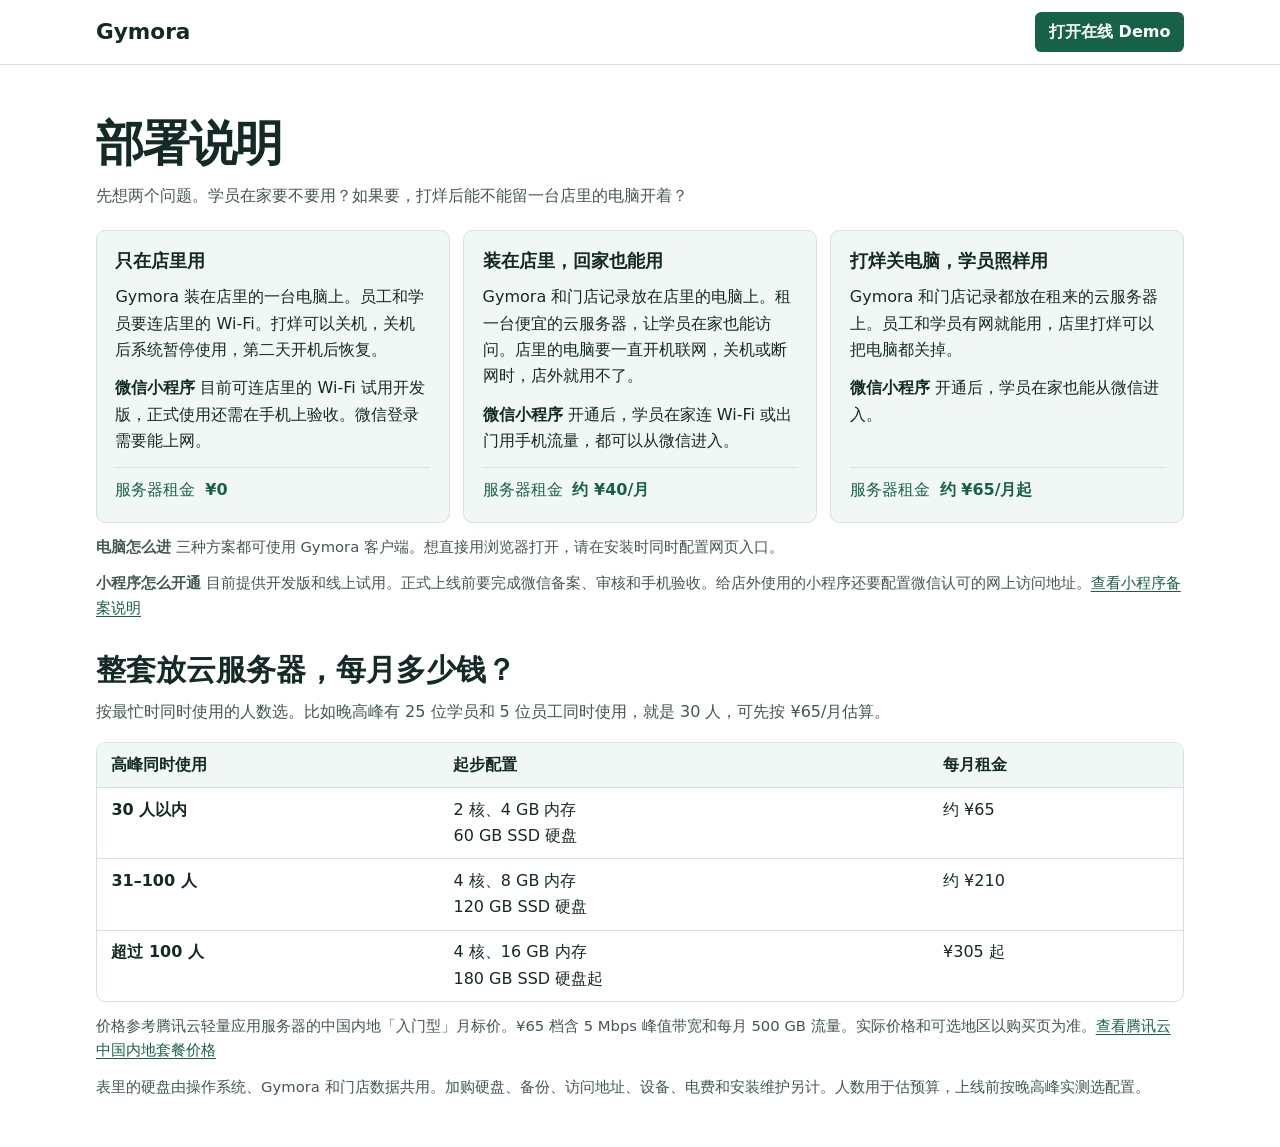
<file: index.html>
<!doctype html>
<html lang="zh-CN">
<head>
  <meta charset="utf-8">
  <meta name="viewport" content="width=device-width, initial-scale=1">
  <meta name="description" content="比较 Gymora 的三种部署方式，包括店外访问、微信小程序、电脑开机要求和服务器租金。">
  <meta name="theme-color" content="#142a26">
  <title>Gymora 部署说明</title>
  <link rel="stylesheet" href="./guide.css?v=deployment">
</head>
<body>
  <a class="skip-link" href="#main">跳到正文</a>
  <header class="site-header">
    <div class="wrap header-inner">
      <a class="brand" href="#main">Gymora</a>
      <a class="demo-link" href="./demo/">打开在线 Demo</a>
    </div>
  </header>
  <main id="main" class="wrap">
    <section id="deployment" aria-labelledby="deployment-title">
      <h1 id="deployment-title">部署说明</h1>
      <p class="section-intro">先想两个问题。学员在家要不要用？如果要，打烊后能不能留一台店里的电脑开着？</p>
      <div class="deployment-list">
        <article>
          <h2>只在店里用</h2>
          <p>Gymora 装在店里的一台电脑上。员工和学员要连店里的 Wi-Fi。打烊可以关机，关机后系统暂停使用，第二天开机后恢复。</p>
          <p><strong>微信小程序</strong> 目前可连店里的 Wi-Fi 试用开发版，正式使用还需在手机上验收。微信登录需要能上网。</p>
          <p class="price">服务器租金 <strong>¥0</strong></p>
        </article>
        <article>
          <h2>装在店里，回家也能用</h2>
          <p>Gymora 和门店记录放在店里的电脑上。租一台便宜的云服务器，让学员在家也能访问。店里的电脑要一直开机联网，关机或断网时，店外就用不了。</p>
          <p><strong>微信小程序</strong> 开通后，学员在家连 Wi-Fi 或出门用手机流量，都可以从微信进入。</p>
          <p class="price">服务器租金 <strong>约 ¥40/月</strong></p>
        </article>
        <article>
          <h2>打烊关电脑，学员照样用</h2>
          <p>Gymora 和门店记录都放在租来的云服务器上。员工和学员有网就能用，店里打烊可以把电脑都关掉。</p>
          <p><strong>微信小程序</strong> 开通后，学员在家也能从微信进入。</p>
          <p class="price">服务器租金 <strong>约 ¥65/月起</strong></p>
        </article>
      </div>
      <p class="setup-note"><strong>电脑怎么进</strong> 三种方案都可使用 Gymora 客户端。想直接用浏览器打开，请在安装时同时配置网页入口。</p>
      <p class="setup-note"><strong>小程序怎么开通</strong> 目前提供开发版和线上试用。正式上线前要完成微信备案、审核和手机验收。给店外使用的小程序还要配置微信认可的网上访问地址。<a href="https://cloud.tencent.com/document/faq/243/97691">查看小程序备案说明</a></p>
    </section>

    <section id="budget" aria-labelledby="budget-title">
      <h2 id="budget-title">整套放云服务器，每月多少钱？</h2>
      <p class="section-intro">按最忙时同时使用的人数选。比如晚高峰有 25 位学员和 5 位员工同时使用，就是 30 人，可先按 ¥65/月估算。</p>
      <div class="table-wrap">
        <table aria-labelledby="budget-title">
          <thead>
            <tr><th scope="col">高峰同时使用</th><th scope="col">起步配置</th><th scope="col">每月租金</th></tr>
          </thead>
          <tbody>
            <tr><th scope="row">30 人以内</th><td>2 核、4 GB 内存<br>60 GB SSD 硬盘</td><td>约 ¥65</td></tr>
            <tr><th scope="row">31–100 人</th><td>4 核、8 GB 内存<br>120 GB SSD 硬盘</td><td>约 ¥210</td></tr>
            <tr><th scope="row">超过 100 人</th><td>4 核、16 GB 内存<br>180 GB SSD 硬盘起</td><td>¥305 起</td></tr>
          </tbody>
        </table>
      </div>
      <p class="cost-note">价格参考腾讯云轻量应用服务器的中国内地「入门型」月标价。¥65 档含 5 Mbps 峰值带宽和每月 500 GB 流量。实际价格和可选地区以购买页为准。<a href="https://cloud.tencent.com/document/product/1207/73452#e759be02-a0a2-4e0f-bea6-8b9f9a3a5642">查看腾讯云中国内地套餐价格</a></p>
      <p class="cost-note">表里的硬盘由操作系统、Gymora 和门店数据共用。加购硬盘、备份、访问地址、设备、电费和安装维护另计。人数用于估预算，上线前按晚高峰实测选配置。</p>
    </section>
  </main>
</body>
</html>
</file>
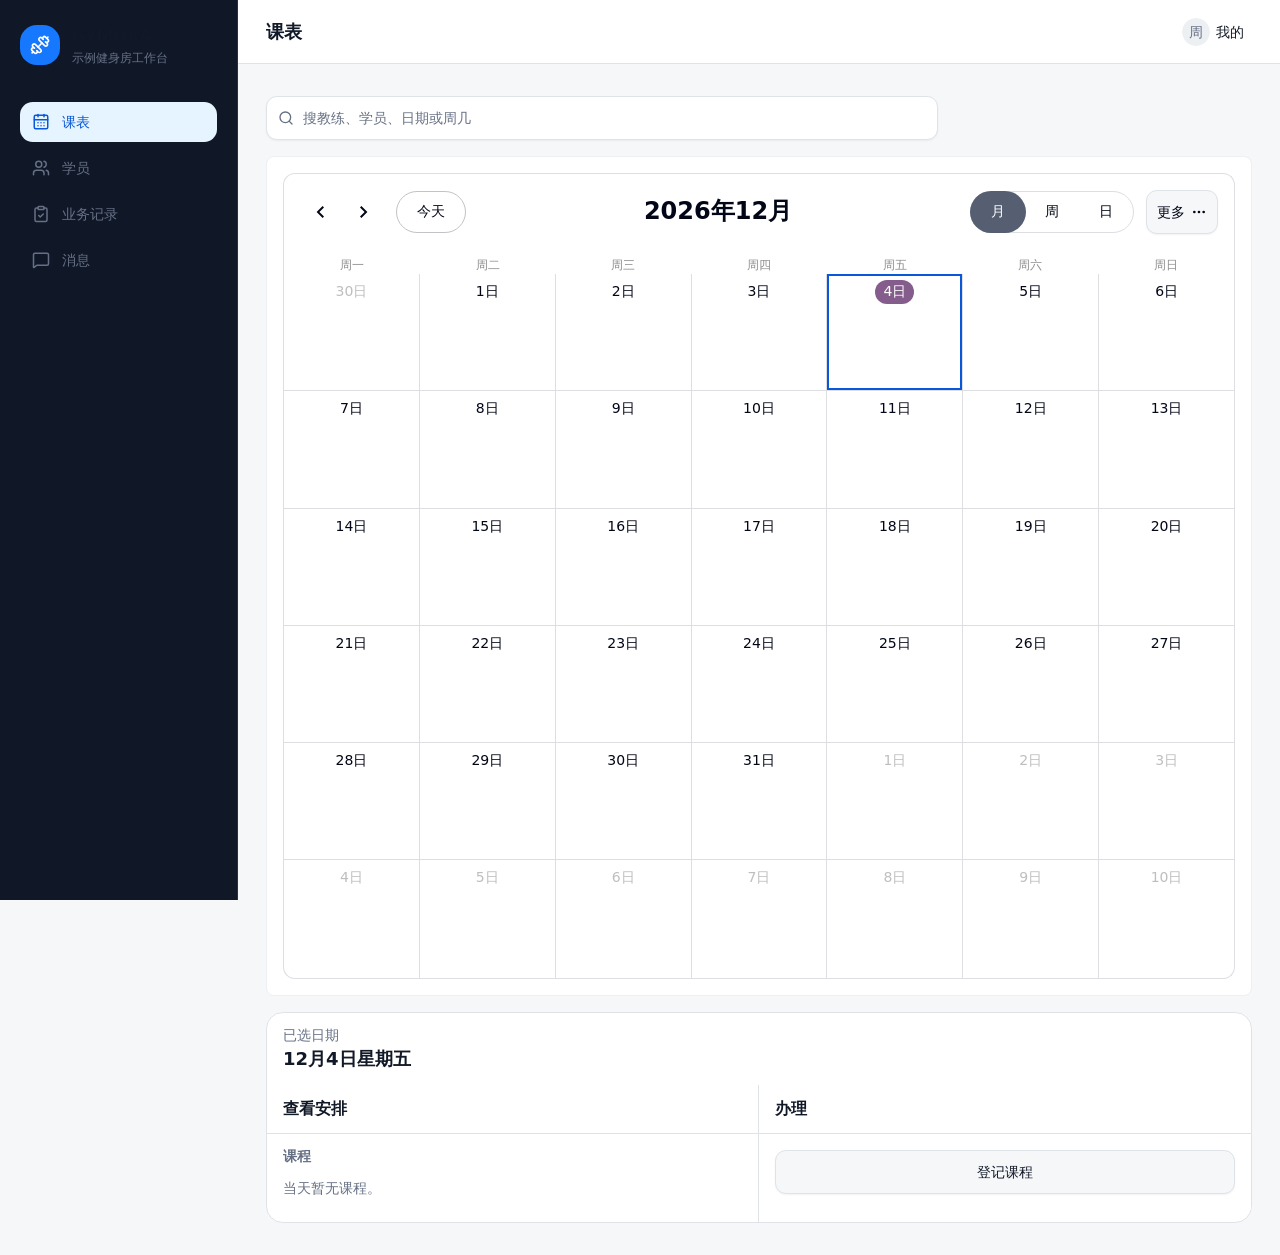
<file: demo/index.html>
<!doctype html>
<html lang="zh-CN">
  <head>
    <meta charset="utf-8">
    <meta name="viewport" content="width=device-width, initial-scale=1">
    <meta name="description" content="在示例健身房试用 Gymora。切换管理员、教练与学员，体验购课、审批、完课与扣次。">
    <meta http-equiv="Content-Security-Policy" content="default-src 'self'; script-src 'self'; style-src 'self' 'unsafe-inline'; img-src 'self' data: blob:; connect-src 'none'; object-src 'none'; base-uri 'none'; form-action 'none'">
    <title>Gymora 在线演示</title>
    <script type="module" crossorigin src="./assets/index-BYMAwtaa.js"></script>
    <link rel="stylesheet" crossorigin href="./assets/index-ygtKz11P.css">
  </head>
  <body>
    <div id="root"></div>
  </body>
</html>
</file>
<file: guide.css>
:root {
  color-scheme: light;
  --ink: #142a26;
  --muted: #425852;
  --green: #176247;
  --line: #d6e1db;
  --wash: #f1f7f4;
  --max-width: 68rem;
  font-family: "PingFang SC", "Noto Sans CJK SC", "Microsoft YaHei", system-ui, sans-serif;
  line-height: 1.65;
  color: var(--ink);
  background: #fff;
}

* { box-sizing: border-box; }
body { margin: 0; }
a { color: var(--green); text-underline-offset: .2em; }
:focus-visible { outline: 3px solid #1a7e5a; outline-offset: 4px; }
h1, h2, p { margin: 0; }
h1, h2 { line-height: 1.25; }
h1 { font-size: clamp(2rem, 5vw, 3rem); letter-spacing: -.035em; }
h2 { font-size: clamp(1.4rem, 3vw, 1.85rem); }

.wrap { width: min(calc(100% - 2.5rem), var(--max-width)); margin-inline: auto; }
.skip-link {
  position: absolute;
  top: .5rem;
  left: .5rem;
  z-index: 2;
  background: #fff;
  padding: .5rem .75rem;
  transform: translateY(-200%);
}
.skip-link:focus { transform: none; }
.site-header { border-bottom: 1px solid var(--line); }
.header-inner { min-height: 4rem; display: flex; justify-content: space-between; align-items: center; gap: .75rem; }
.brand { font-size: 1.35rem; font-weight: 800; color: var(--ink); text-decoration: none; }
.demo-link {
  padding: .4rem .85rem;
  border-radius: .4rem;
  color: #fff;
  background: var(--green);
  font-weight: 700;
  text-decoration: none;
}
.demo-link:hover { background: #104d36; }

main { padding-block: clamp(1.75rem, 4vw, 3rem); }
.section-intro { max-width: 50rem; margin-top: .65rem; color: var(--muted); }
.deployment-list { display: grid; grid-template-columns: repeat(3, minmax(0, 1fr)); gap: .85rem; margin-top: 1.25rem; }
.deployment-list article {
  display: flex;
  flex-direction: column;
  gap: .75rem;
  padding: 1.15rem;
  border: 1px solid var(--line);
  border-radius: .6rem;
  background: var(--wash);
}
.deployment-list h2 { font-size: 1.15rem; }
.deployment-list .price { margin-top: auto; padding-top: .6rem; border-top: 1px solid var(--line); color: var(--green); }
.price strong { margin-left: .3rem; }
#budget { margin-top: 2rem; }
.table-wrap { margin-top: 1rem; border: 1px solid var(--line); border-radius: .6rem; overflow: hidden; }
table { width: 100%; border-collapse: collapse; }
th, td { padding: .55rem clamp(.5rem, 2vw, .9rem); text-align: left; vertical-align: top; }
thead { background: var(--wash); }
tbody tr { border-top: 1px solid var(--line); }
td:last-child { font-variant-numeric: tabular-nums; }
.cost-note, .setup-note { margin-top: .75rem; color: var(--muted); font-size: .925rem; }

@media (max-width: 46rem) {
  .deployment-list { grid-template-columns: 1fr; }
  .deployment-list article { gap: .5rem; padding: .9rem; }
}

@media print {
  .site-header, .skip-link { display: none; }
  .wrap { width: 100%; }
  main { padding-block: .5rem; }
  article, tr { break-inside: avoid; }
}
</file>
